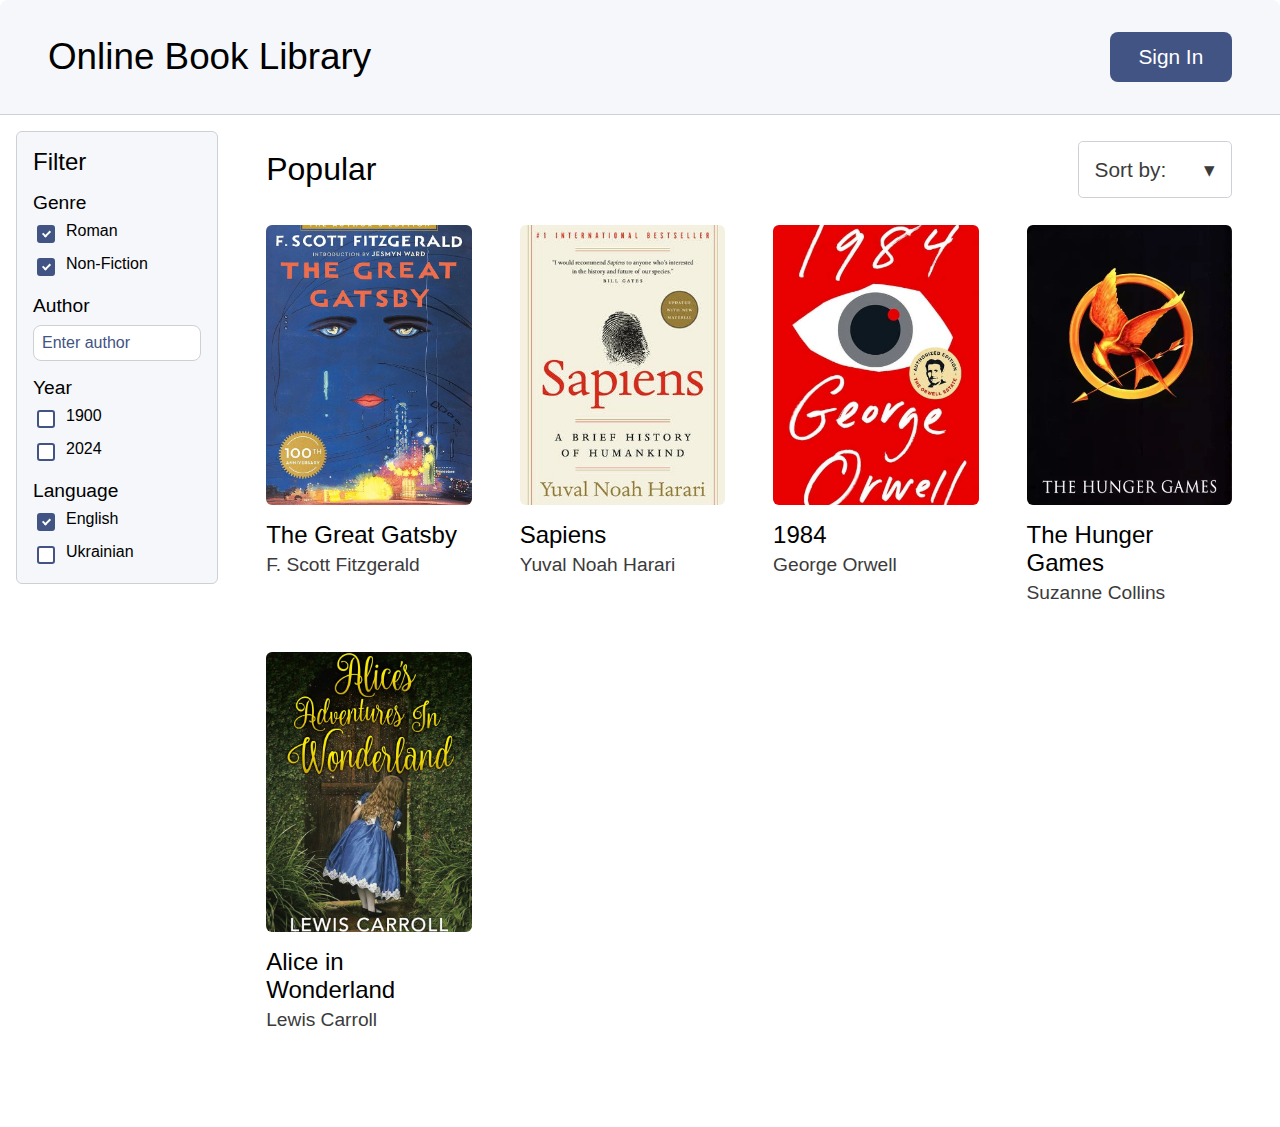
<file: practice4/index.html>
<!DOCTYPE html>
<html lang="en">
<head>
    <meta charset="UTF-8">
    <meta name="viewport" content="width=device-width, initial-scale=1.0">
    <title>Online Library</title>
    <link rel="stylesheet" href="./style/style.css">
</head>
<body>
    <div class="container">
        <input type="checkbox" id="filter-toggle" hidden>

        <header class="site-header">
            <h1 class="site-title ">Online Library</h1>

            <div class="button-group">
                <button class="sing-in-btn large">Sign In</button>
                <label for="filter-toggle" class="filter-btn small normal">Filter</label>
                
                <div class="sort-dropdown small normal">
                    <input type="checkbox" id="sort-toggle" hidden>

                    <label for="sort-toggle" class="sort-btn">
                        <span class="small">Sort</span>
                        <span class="normal">Sort ▾</span>
                    </label>

                    <ul class="sort-menu">
                        <li><a href="#" data-sort="title-asc">Title A-Z</a></li>
                        <li><a href="#" data-sort="title-desc">Title Z-A</a></li>
                        <li><a href="#" data-sort="author-asc">Author A-Z</a></li>
                        <li><a href="#" data-sort="author-desc">Author Z-A</a></li>
                        <li><a href="#" data-sort="year-asc">Year ↑</a></li>
                        <li><a href="#" data-sort="year-desc">Year ↓</a></li>
                    </ul>
                </div>
            </div>
        </header>

        <main class="main-content">
            <aside>
                <form class="filters large">
                    <h3 class="filter-title">Filter</h3>

                    <div class="filter-group">
                        <h4 class="filter-subtitle">Genre</h4>
                        <label><input type="checkbox" name="genre" value="roman" checked> Roman</label><br>
                        <label><input type="checkbox" name="genre" value="non-fiction" checked> Non-Fiction</label>
                    </div>

                    <div class="filter-group">
                        <h4 class="filter-subtitle">Author</h4>
                        <input type="text" name="author" placeholder="Enter author">
                    </div>

                    <div class="filter-group">
                        <h4 class="filter-subtitle">Year</h4>
                        <label><input type="checkbox" name="year" value="1900"> 1900</label><br>
                        <label><input type="checkbox" name="year" value="2024"> 2024</label>
                    </div>

                    <div class="filter-group">
                        <h4 class="filter-subtitle">Language</h4>
                        <label><input type="checkbox" name="language" value="en" checked> English</label><br>
                        <label><input type="checkbox" name="language" value="ua"> Ukrainian</label>
                    </div>
                </form>
            </aside>

            <section class="main-block">
                <div class="main-block-header">
                    <h2 class="header-title">Featured Books</h2>
                    
                    <div class="sort-dropdown large">
                        <input type="checkbox" id="sort-toggle-1" hidden>

                        <label for="sort-toggle-1" class="sort-btn sort-btn-large">
                            <span class="sort-label-text">Sort by:</span>
                            <span class="sort-arrow">▾</span>
                        </label>

                        <ul class="sort-menu">
                            <li><a href="#" data-sort="title-asc">Title A-Z</a></li>
                            <li><a href="#" data-sort="title-desc">Title Z-A</a></li>
                            <li><a href="#" data-sort="author-asc">Author A-Z</a></li>
                            <li><a href="#" data-sort="author-desc">Author Z-A</a></li>
                            <li><a href="#" data-sort="year-asc">Year ↑</a></li>
                            <li><a href="#" data-sort="year-desc">Year ↓</a></li>
                        </ul>
                    </div>
                </div>
                
                <ul class="book-list">
                    <li class="book-entry">
                        <picture>
                            <source media="(max-width: 600px)" srcset="/practice4/img/small/TheGreatGatsbySmall.jpeg">
                            <source media="(min-width: 900px)" srcset="/practice4/img/large/TheGreatGatsbyLarge.jpeg">
                            <img loading="lazy" src="/practice4/img/normal/TheGreatGatsbyNormal.jpeg" alt="The Great Gatsby cover">
                        </picture>
                        <div class="book-info">
                            <h3 class="book-name">The Great Gatsby</h3>
                            <p class="book-author">F. Scott Fitzgerald</p>
                        </div>
                    </li>

                    <li class="book-entry">
                        <picture>
                            <source media="(max-width: 600px)" srcset="/practice4/img/small/SapiensSmall.jpeg">
                            <source media="(min-width: 900px)" srcset="/practice4/img/large/SapiensLarge.jpeg">
                            <img loading="lazy" src="/practice4/img/normal/SapiensNormal.jpeg" alt="Sapiens cover">
                        </picture>
                        <div class="book-info">
                            <h3 class="book-name">Sapiens</h3>
                            <p class="book-author">Yuval Noah Harari</p>
                        </div>
                    </li>

                    <li class="book-entry">
                        <picture>
                            <source media="(max-width: 600px)" srcset="/practice4/img/small/1984Small.webp">
                            <source media="(min-width: 900px)" srcset="/practice4/img/large/1984Large.jpeg">
                            <img loading="lazy" src="/practice4/img/normal/1984Normal.jpeg" alt="1984 cover">
                        </picture>
                        <div class="book-info">
                            <h3 class="book-name">1984</h3>
                            <p class="book-author">George Orwell</p>
                        </div>
                    </li>

                    <li class="book-entry">
                        <picture>
                            <source media="(max-width: 600px)" srcset="/practice4/img/small/TheHungerGamesSmall.webp">
                            <source media="(min-width: 900px)" srcset="/practice4/img/large/TheHungerGamesLarge.jpeg">
                            <img loading="lazy" src="/practice4/img/normal/TheHungerGamesNormal.jpeg" alt="The Hunger Games cover">
                        </picture>
                        <div class="book-info">
                            <h3 class="book-name">The Hunger Games</h3>
                            <p class="book-author">Suzanne Collins</p>
                        </div>
                    </li>

                    <li class="book-entry">
                        <picture>
                            <source media="(max-width: 500px)" srcset="/practice4/img/small/AliceSmall.jpeg">
                            <source media="(min-width: 900px)" srcset="/practice4/img/large/AliceLarge.webp">
                            <img loading="lazy" src="/practice4/img/normal/AliceSmall.webp" alt="Alice's Adventures in Wonderland cover">
                        </picture>
                        <div class="book-info">
                            <h3 class="book-name">Alice in Wonderland</h3>
                            <p class="book-author">Lewis Carroll</p>
                        </div>
                    </li>
                </ul>
            </section>
        </main>
    </div>
</body>
</html>
</file>
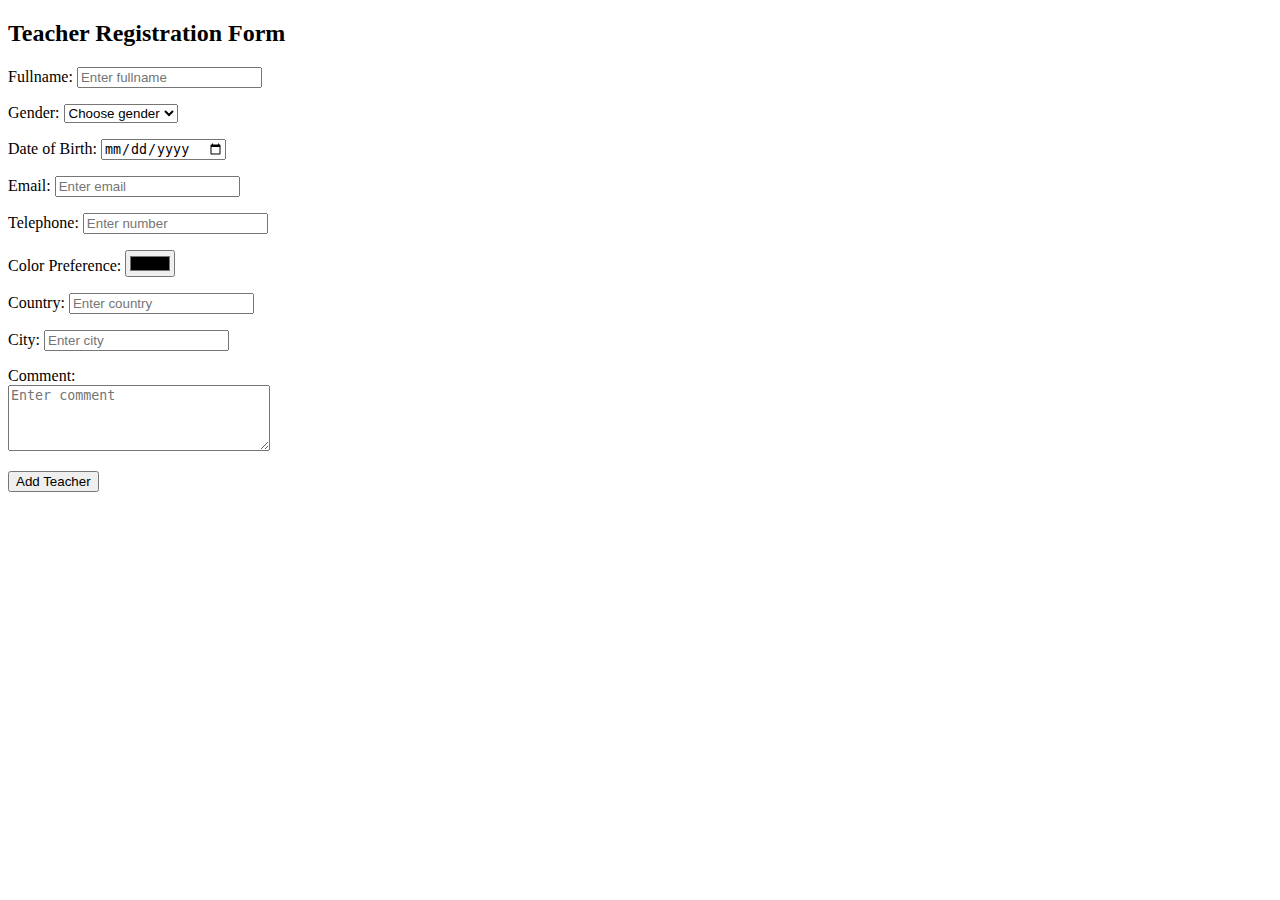
<file: practice1/task1.html>
<!-- Завдання 1. Створити html файл з формою для додавання викладача. 
     Форма повинна містити наступні поля: Повне ім’я, стать, дата народження, 
     email, телефон, бажаний колір фону, країна, місто, коментар. -->

<!DOCTYPE html>
<html lang="en-US">
    <head>
        <meta charset="UTF-8">
        <meta name="viewport" content="width=device-width, initial-scale = 1.0">
        <title>Teacher Registration Form</title>
    </head>
    <body>

        <h2>Teacher Registration Form</h2>

        <form action="task3.html" method="post">

            <p>
                <label for="fullname">Fullname: </label>
                <input type="text" id="fullname" name="fullname" placeholder="Enter fullname" required>
            </p>

            <p>
                <label>Gender: </label>
                <select id="gender" name="gender">
                    <option value="">Choose gender</option>
                    <option value="female">Female</option>
                    <option value="male">Male</option>
                    <option value="other">Other</option>
                </select>
            </p>

            <p>
                <label for="birthdate">Date of Birth: </label>
                <input type="date" id="birthdate" name="birthdate" required>
            </p>

            <p>
                <label for="email">Email: </label>
                <input type="email" id="email" name="email" placeholder="Enter email" required>
            </p>

            <p>
                <label for="number">Telephone: </label>
                <input type="tel" id="number" name="number" placeholder="Enter number">  
            </p>

            <p>
                <label for="bgcolor">Color Preference: </label>
                <input type="color" id="bgcolor" name="bgcolor">
            </p>
           
            <p>
                <label for="country">Country: </label>
                <input type="text" id="country" name="country" placeholder="Enter country">
            </p>

            <p>
                <label for="city">City: </label>
                <input type="text" id="city" name="city" placeholder="Enter city">
            </p>
            
            <p>
                <label for="comment">Comment: </label><br>
                <textarea id="comment" name="comment" rows="4" cols="30" placeholder="Enter comment"></textarea>
            </p>
        
            <button type="submit">Add Teacher</button>

         </form>
    </body>
</html>
</file>
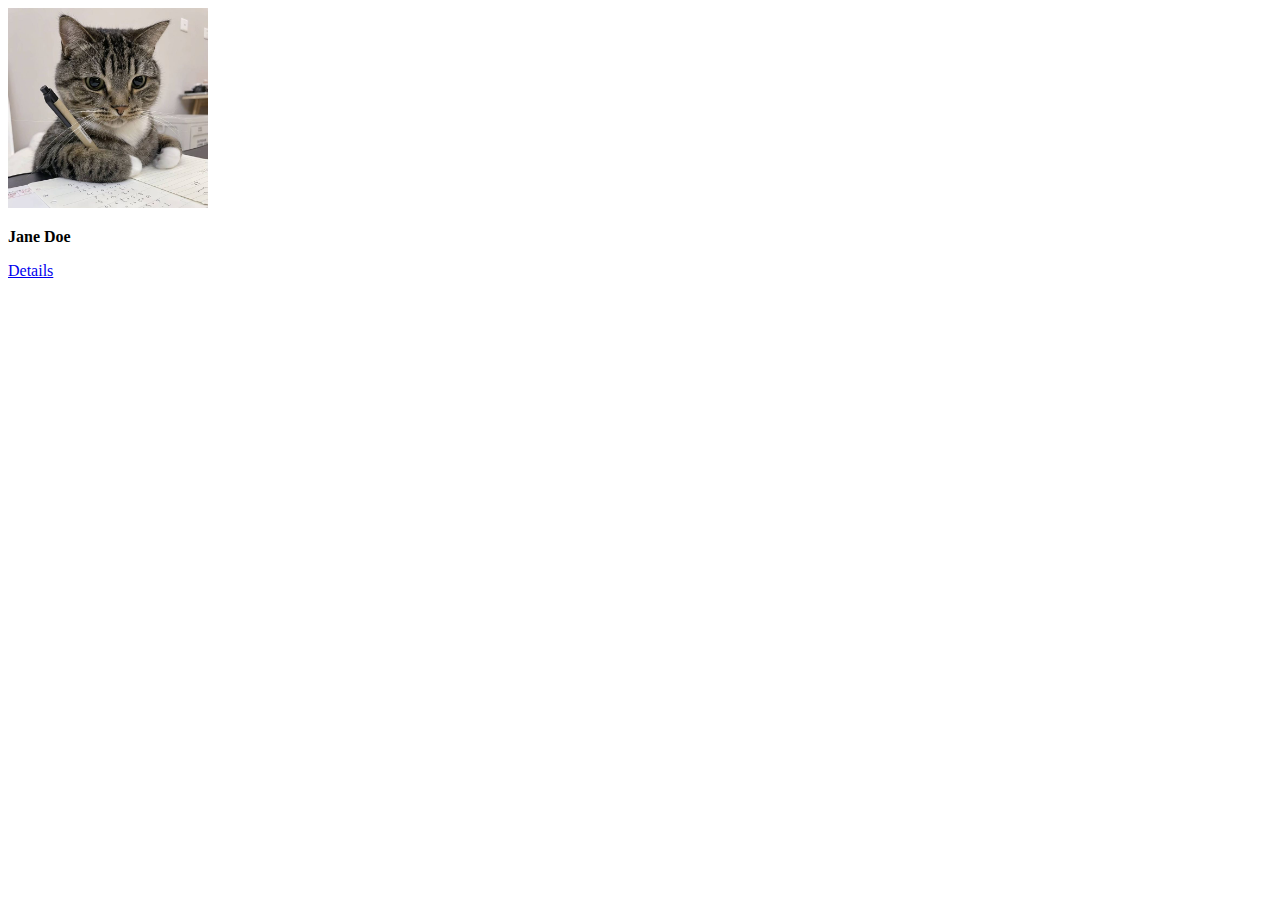
<file: practice1/task2.html>
<!-- Завдання 2. Створити html файл з компонентом «компактний варіант картки викладача». 
     Компонент повинен містити лише зображення та повне ім’я + "докладніше". -->

<!DOCTYPE html>
<html lang="en-US">
    <head>
        <meta charset="UTF-8">
        <meta name="viewport" content="width=device-width, initial-scale = 1.0">
        <title>Teachers card</title>
    </head>
    <body>

        <article>
            <img src="img/cat.jpg" alt="teachers photo" width="200" height="200">

            <p><strong>Jane Doe</strong></p>

            <p> <a href="task3.html">Details</a> </p>
        </article>

    </body>
</html>
</file>
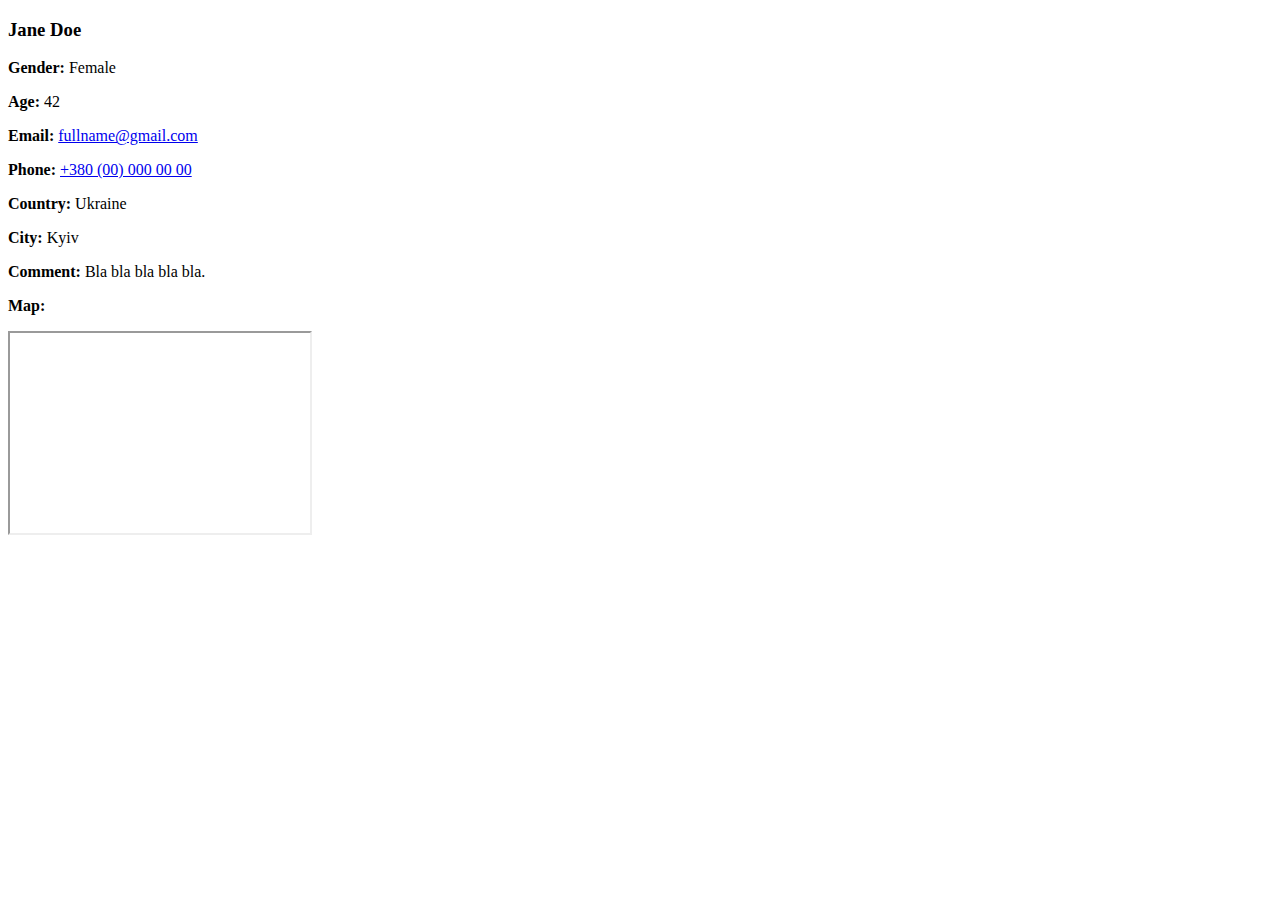
<file: practice1/task3.html>
<!-- Завдання 3. Створити html файл з компонентом «повна версія картки викладача» з полями: 
     Повне ім’я, стать, вік, email, телефон, країна, місто, коментар та карта. 
     Додати до компонента data-attribute з кольором фону. 
     Виконуючи завдання використовувати відповідні семантичні теги. -->

<!DOCTYPE html>
<html lang="en-US">
    <head>
        <meta charset="UTF-8">
        <title>Full version of the teacher's card</title>
    </head>
    <body> <!-- bgcolor="LightCoral" -->

        <article data-bgcolor="LightCoral">
            <header>
                <h3>Jane Doe</h3>
            </header>
           
            <section>
                <p><b>Gender:</b> Female</p>
                <p><b>Age:</b> 42</p>
            </section>

            <section>
                <p><b>Email:</b> <a href="mailto:fullname@gmail.com">fullname@gmail.com</a></p>
                <p><b>Phone:</b> <a href="tel:+380000000000">+380 (00) 000 00 00</a></p>
            </section>

            <section>
                <p><b>Country:</b> Ukraine</p>
                <p><b>City:</b> Kyiv</p>
            </section>
            
            <section>
                <p><b>Comment:</b> Bla bla bla bla bla.</p>
            </section>

            <section>
                <p><b>Map: </b></p>
                <iframe 
                    title="Map"
                    src="https://www.google.com/maps/embed?pb=!1m18!1m12!1m3!1d2539.3969449318573!2d30.5164453!3d50.4644774!2m3!1f0!2f0!3f0!3m2!1i1024!2i768!4f13.1!3m3!1m2!1s0x40d4ce3f8783f067%3A0x20e77fb079389395!2sNational%20University%20of%20Kyiv-Mohyla%20Academy!5e0!3m2!1sen!2sua!4v1716290000000" 
                    width="300"
                    height="200"
                    loading="lazy">
                </iframe>
            </section>

        </article>

    </body>
</html>
</file>
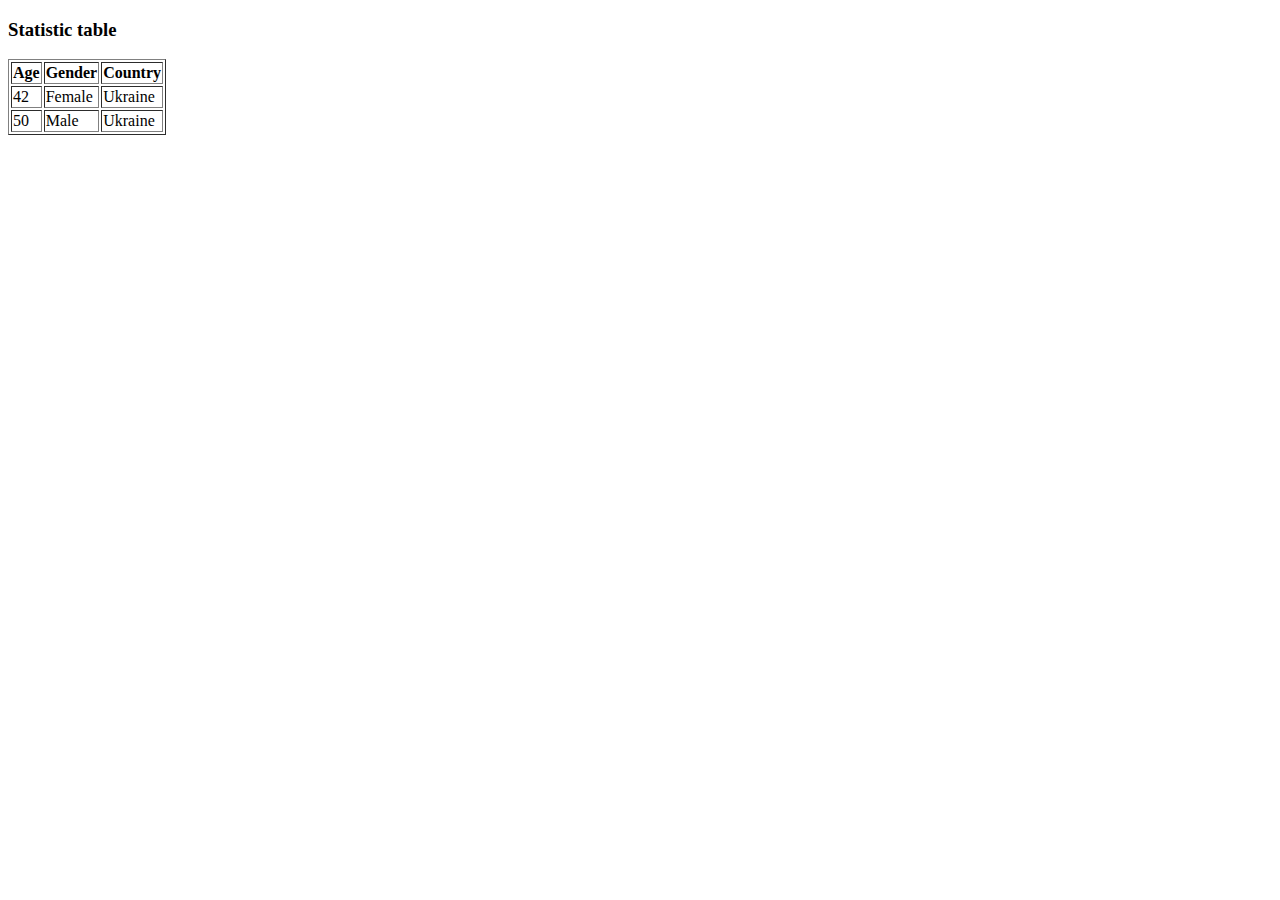
<file: practice1/task4.html>
<!-- Завдання 4. Створити html файл з таблицею статистики 
     по наступним полям: вік, стать, країна -->

<!DOCTYPE html>
<html lang="en-US">
    <head>
        <meta charset="UTF-8">
        <title>Statistic table</title>
    </head>
    <body>

        <h3>Statistic table</h3>

        <table border="1">
            <tr>
                <th>Age</th>
                <th>Gender</th>
                <th>Country</th>
            </tr>
            <tr>
                <td>42</td>
                <td>Female</td>
                <td>Ukraine</td>
            </tr>
            <tr>
                <td>50</td>
                <td>Male</td>
                <td>Ukraine</td>
            </tr>
        </table>

    </body>
</html>
</file>
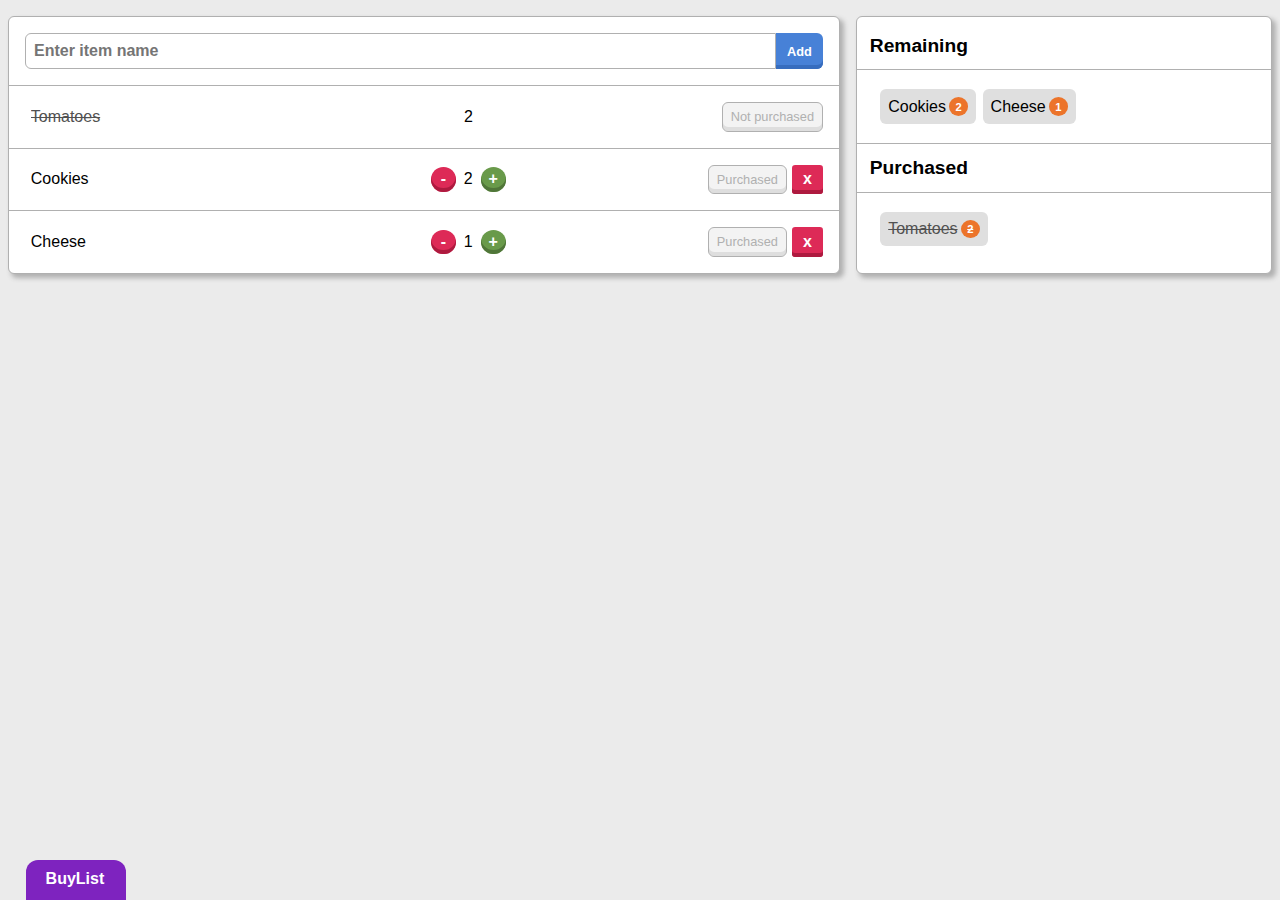
<file: practice2/buyList.html>
<!DOCTYPE html>
<html lang="en-US">
    <head>
        <meta charset="UTF-8">
        <meta name="viewport" content="width=device-width, initial-scale=1.0">
        <title>BuyList</title>
        <link rel="stylesheet" href="style.css" />
    </head>
    <body>
        <div class="scalable-container">
                <div class="shopping-cart">
                    <article class="left-block">
                        <section class="add-item">
                            <form action="#" method="get">
                                <label for="item-name" class="visually-hidden">Назва товару</label>
                                <input type="text" id="item-name" name="item-name" placeholder="Enter item name">
                                <button type="submit" class="tooltip-btn" data-tooltip="Add item">Add</button>
                            </form>
                        </section>
                        <section class="item-list">
                            <ul>
                                <li class="item no-quantity-change">
                                    <input class="item-name editable-item no-quantity-change bought" type="text" value="Tomatoes"/>
                                    <div class="item-content">
                                        <div class="counter">
                                            <button class="quantity-btn quantity-btn-minus tooltip-btn not-purchased" data-tooltip="Reduce quantity" aria-label="Reduce quantity">-</button>
                                            <span class="count-quantity">2</span>
                                            <button class="quantity-btn quantity-btn-plus tooltip-btn not-purchased" data-tooltip="Increase quantity" aria-label="Increase quantity">+</button>
                                        </div>
                                        <div class="item-purchase">
                                            <button class="toggle tooltip-btn" data-tooltip="Change purchase status" aria-pressed="false">Not purchased</button>
                                            <button class="not-purchased delete tooltip-btn" data-tooltip="Delete item" aria-label="Delete item">x</button>
                                        </div>
                                    </div>
                                </li>

                                <li class="item">
                                    <input class="item-name editable-item" type="text" value="Cookies"/>
                                    <div class="item-content">
                                        <div class="counter">
                                            <button class="quantity-btn quantity-btn-minus tooltip-btn" data-tooltip="Reduce quantity" aria-label="Reduce quantity">-</button>
                                            <span class="count-quantity">2</span>
                                            <button class="quantity-btn quantity-btn-plus tooltip-btn" data-tooltip="Increase quantity" aria-label="Increase quantity">+</button>
                                        </div>
                                        <div class="item-purchase">
                                            <button class="toggle tooltip-btn" data-tooltip="Change purchase status" aria-pressed="true">Purchased</button>
                                            <button class="delete tooltip-btn" data-tooltip="Delete item" aria-label="Delete item">x</button>
                                        </div>
                                    </div>
                                </li>

                                <li class="item">
                                    <input class="item-name editable-item" type="text" value="Cheese"/>
                                    <div class="item-content">
                                        <div class="counter">
                                            <button class="quantity-btn quantity-btn-minus tooltip-btn" data-tooltip="Reduce quantity" aria-label="Reduce quantity">-</button>
                                            <span class="count-quantity">1</span>
                                            <button class="quantity-btn quantity-btn-plus tooltip-btn" data-tooltip="Increase quantity" aria-label="Increase quantity">+</button>
                                        </div>
                                        <div class="item-purchase">
                                            <button class="toggle tooltip-btn" data-tooltip="Change purchase status" aria-pressed="true">Purchased</button>
                                            <button class="delete tooltip-btn" data-tooltip="Delete item" aria-label="Delete item">x</button>
                                        </div>
                                    </div>
                                </li>
                            </ul>
                        </section>
                    </article>
                    <article class="right-block">
                        <section class="remaining">
                            <h2>Remaining</h2>
                            <ul>
                                <li class="item-count">Cookies <span class="count-number">2</span></li>
                                <li class="item-count">Cheese <span class="count-number">1</span></li>
                            </ul>
                        </section>
                        <section class="purchased">
                            <h2>Purchased</h2>
                            <ul><li class="item-count bought">Tomatoes <span class="count-number">2</span></li></ul>
                        </section>
                    </article>
                </div>
            </div>
            <footer class="badge">
                <h1>BuyList</h1>
                <span class="author">Karpenko Viktoria</span>
            </footer>
    </body>
</html>
</file>
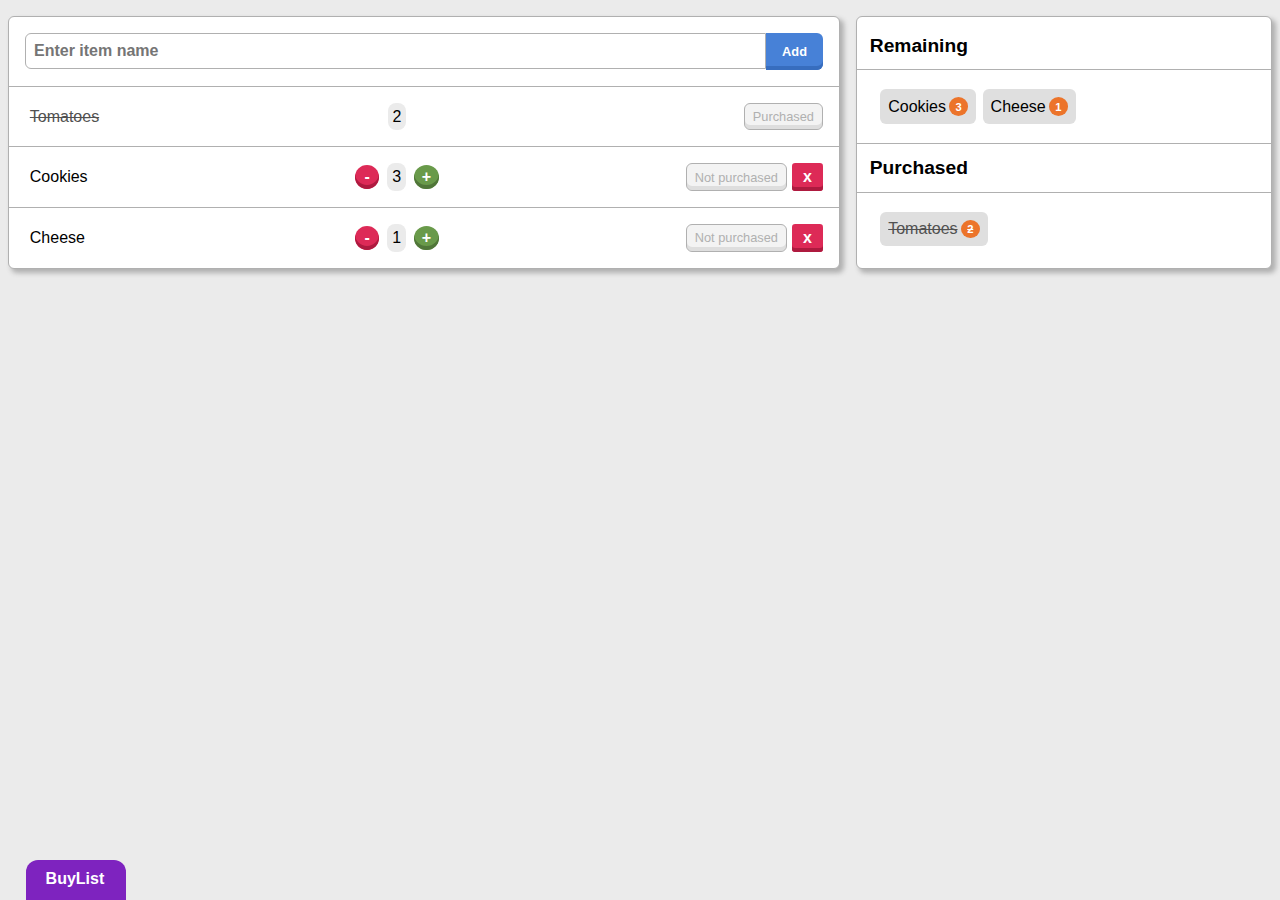
<file: practice3/buyList.html>
<!DOCTYPE html>
<html lang="en-US">
    <head>
        <meta charset="UTF-8">
        <meta name="viewport" content="width=device-width, initial-scale=1.0">
        <title>BuyList</title>
        <link rel="stylesheet" href="style.css" />
    </head>
    <body>
        <div class="scalable-container">
                <div class="shopping-cart">
                    <article class="left-block">
                        <section class="add-item">
                            <form id="add-item-form">
                                <label for="item-name" class="visually-hidden">Назва товару</label>
                                <input type="text" id="item-name" name="item-name" placeholder="Enter item name">
                                <button type="submit" class="tooltip-btn" data-tooltip="Add item">Add</button>
                            </form>
                        </section>
                        <section class="item-list"><ul></ul></section>
                    </article>
                    <article class="right-block">
                        <section class="remaining">
                            <h2>Remaining</h2>
                            <ul></ul>
                        </section>
                        <section class="purchased">
                            <h2>Purchased</h2>
                            <ul></ul>
                        </section>
                    </article>
                </div>
            </div>
            <footer class="badge">
                <h1>BuyList</h1>
                <span class="author">Karpenko Viktoria</span>
            </footer>
        <script src="script.js"></script>
    </body>
</html>
</file>
<file: practice4/style/style.css>
/* ====== const ======================================== */
:root {
    --main-font-style: -apple-system, "Segoe UI", Arial, sans-serif;
    --main-font-size: 0.5rem;
    --main-background-color: #f4f0ed;
    --main-shadow-color: #c5bdbd9f;

    --content-background-color: #ffffff;
    --content-block-color: #f5f7fa;
    --content-color-border: #cdd1d6;

    --sign-in-btn-color: #425483;
    --sign-in-hover-btn-color: rgb(95, 116, 165);
    --sign-in-btn-text-color: white;

    --gray-text-color: #3b3b3b;
    --main-text-color: #000000;
}

* {
    box-sizing: border-box;
}

.large, .normal {
    display: none;
}

.small {
    display: inline;
}

body {
    background-color: var(--main-background-color);
    font-family: var(--main-font-style);
    font-size: var(--main-font-size);
    min-width: 100px;
    margin: 0;
}

/* ====== content ======================================== */
.container {
    background-color: var(--content-background-color);
    min-width: 350px;
}

.main-content {
    display: flex;
}

/* ====== header ======================================== */
.site-header {
    display: flex;
    justify-content: space-between;
    align-items: center;
    background-color: inherit;
    border-bottom: 1px solid var(--content-color-border);
    padding: 1.2rem ;
}

.site-title {
    font-size: 1.5rem;
    font-weight: normal;
    margin: 0;
}

.button-group {
    display: flex;
    align-items: center;
    gap: 0.5rem; 
}

.filter-btn, .sort-btn {
    background-color: var(--content-background-color);
    border: 1px solid var(--content-color-border);
    border-radius: 0.3rem;
    font-size: 1rem;
    padding: 0.5rem 1rem;
}

.filter-btn:hover, .sort-btn:hover {
    background-color: var(--content-block-color); 
    cursor: pointer;
    transition: background-color 0.2s ease;
}

.sort-btn {
    padding: 0.5rem 1.2rem;
}

/* ====== sort menu ======================================== */
.sort-dropdown {
    position: relative;
}

.sort-menu {
    position: absolute;
    top: 130%;
    background: var(--content-background-color);
    border: 1px solid var(--content-color-border);
    box-shadow: 0 2px 4px var(--main-shadow-color);
    display: none;
    list-style: none;
    margin: 0;
    padding: 0;
    border-radius: 4px;
    z-index: 1000;
}

.sort-menu li a {
    display: block;
    padding: 0.3rem;
    font-size: 0.7rem;
    color: var(--main-text-color);
    text-decoration: none;
}

.sort-menu li a:hover {
    background: var(--content-block-color);
}

input[type="checkbox"]:checked + label + .sort-menu {
    display: block;
}

/* ====== sign in ======================================== */
.sing-in-btn {
    background-color: var(--sign-in-btn-color);
    border: none;
    color: var(--sign-in-btn-text-color);
    border-radius: 0.5rem;
    font-size: 1.3rem;
    padding: 0.8rem 1.8rem;
}

.sing-in-btn:hover {
    background-color: var(--sign-in-hover-btn-color);
    cursor: pointer;
    transition: background-color 0.2s ease;
}

.sing-in-btn:active {
    transform: scale(0.98);
}

/* ====== main block ======================================== */
.main-block {
    padding: 0.5rem 1.2rem;
    width: 100%;
    margin-bottom: 3rem;
}

.main-block-header {
    display: flex;
    justify-content: space-between;
    align-items: center;
    padding: 1rem 0 1.3rem 0;
}

.header-title {
    font-size: 1.4rem;
    font-weight: normal;
    margin: 0;
}

/* ====== books list ======================================== */
.book-list {
    list-style: none;
    padding: 0;
    margin: 0;
    display: flex;
    flex-direction: column;
    gap: 1rem;
}

.book-entry {
    display: flex;
    width: 100%;
    max-width: 700px;
    height: auto;
    gap: 1rem;
}

.book-entry img {
    width: 30vw;
    max-width: 160px;
    min-width: 100px;
    height: 45vw;
    object-fit: cover;
    border-radius: 6px;
    transition: width 0.3s ease;
}

.book-info {
    display: flex;
    flex-direction: column;
    padding: 0.8rem 0;
}

.book-name {
    font-size: 1.2rem;
    font-weight: normal;
    margin: 0.5rem 0;
}

.book-author {
    font-size: 1rem;
    color: var(--gray-text-color);
    margin: 0;
}

/* ====== filter block ======================================== */
.filters {
    margin: 1rem;
    padding: 1rem;
    background-color: var(--content-block-color); 
    border: 1px solid var(--content-color-border);
    border-radius: 6px;
    min-width: 200px;
    font-style: var(--main-font-style);
    transition: all 0.3s ease;
}

.filter-title {
    font-size: 1.5rem;
    font-weight: normal;
    margin: 0;
}

.filter-subtitle {
    font-size: 1.2rem;
    font-weight: normal;
    margin: 1rem 0 0.5rem 0;
}

.filters label {
    display: flex;
    gap: 0.5rem;
    font-size: 1rem;
    cursor: pointer;
}

.filters input[type="checkbox"] {
    appearance: none;
    width: 18px;
    height: 18px;
    border: 2px solid var(--sign-in-btn-color);
    border-radius: 3px;
    background-color: var(--content-background-color);
    position: relative;
    cursor: pointer;
}

.filters input[type="checkbox"]:checked {
    background-color: var(--sign-in-btn-color);
}

.filters input[type="checkbox"]:checked::after {
    content: "";
    position: absolute;
    top: 2px;
    left: 5px;
    width: 3px;
    height: 6px;
    border: solid white;
    border-width: 0 2px 2px 0;
    transform: rotate(45deg);
}

.filters input[type="text"] {
    width: 100%;
    padding: 0.5rem;
    font-size: 1rem;
    border: 1px solid var(--content-color-border);
    border-radius: 8px;
    transition: border 0.2s ease;
}

.filters input[type="text"]:focus {
    outline: none; 
    border: 1px solid var(--sign-in-btn-color);
}

.filters input[type="text"]::placeholder {
    color: var(--sign-in-btn-color); 
}

#filter-toggle:checked ~ main aside .filters {
    display: block;
}

/* ====== media ===== */
@media (max-width: 900px) {
    .filters {
        position: absolute;
        top: 5rem;
        right: 10px;
        box-shadow: 0 2px 4px var(--main-shadow-color);
        z-index: 900;
    }
}
    
@media (min-width: 600px) {
    .small, .large {
        display: none;
    }
    .normal {
        display: inline;
    }

    .container {
        box-shadow: 0 0 0.5rem var(--main-shadow-color);
        border-radius: 0.5rem;
        padding: 0 1.2rem;
        margin: 1rem;
    }

    .site-header {
        border-radius: 0.5rem 0.5rem 0 0;
        padding: 1.5rem 0.5rem;
    }

    .site-title {
        text-transform: uppercase;
    }

    .button-group {
        gap: 0.5rem;
    }

    .filter-btn, .sort-btn {
        border: none;
        font-size: 1.3rem;
        padding: 0.5rem 1rem;
        color: var(--gray-text-color);
    }

    .sort-menu {
        min-width: 6.5rem;
        left: -1rem;
    }

    .sort-menu li a {
        font-size: 1rem;
        padding: 0.5rem;
    }

/* ====================== */
    .main-block {
       padding: 0 0.5rem; 
    }

    .main-block-header {
        padding: 2.3rem 0;
    }

    .header-title {
        font-size: 2.5rem;
        text-transform: capitalize;
        color: transparent; 
    }

    .header-title::before {
        content: "Featured";
        color: var(--main-text-color); 
    }

    .book-list {
        display: grid;
        grid-template-columns: repeat(auto-fill, minmax(200px, 1fr));
        gap: 1.5rem 1rem;
    }

    .book-entry {
        flex-direction: column;
        width: 100%;
        min-width: 200px;
        max-width: 260px;
        height: auto;
    }
     
    .book-entry img {
        width: 100%;
        min-width: 200px;
        max-width: 260px;
        height: 100%;
        max-height: 280px;
        display: block;
    }

    .book-info { 
        padding: 0;
    }

    .book-name {
        font-size: 1.3rem;
        margin: 0 0 0.3rem 0;
    }

    .book-author {
        font-size: 1rem;
    }
}

@media (min-width: 900px) {
    .small, .normal {
        display: none;
    }
    .large {
        display: block;
    }

    .container {
        margin: 0;
        border-radius: 0;
        padding: 0;
    }

    .site-header {
        background-color: var(--content-block-color);
        padding: 2rem 3rem;
    }

    .site-title {
        font-size: 2.3rem;
        text-transform: capitalize;
        color: transparent; 
    }

    .site-title::before {
        content: "Online Book Library";
        color: var(--main-text-color); 
    }

    .header-title {
        font-size: 2rem;
        color: transparent; 
    }

    .header-title::before {
        content: "Popular";
        color: var(--main-text-color); 
    }

    .sort-btn {
        border: 1px solid var(--content-color-border);
        font-size: 1.3rem;
        padding: 1rem;
    }

    .sort-arrow {
        margin-left: 2rem;
    }

    .sort-menu {
        min-width: 10rem;
        left: -0.1rem;
    }

    .sort-menu li a {
        font-size: 1.2rem;
        padding: 0.5rem;
    }

    .main-block {
        padding: 0rem 3rem 3rem 2rem;
    }

    .book-list {
        grid-template-columns: repeat(auto-fill, minmax(170px, 1fr));
        gap: 3rem;
    }

    .book-entry {
        max-width: 240px;
    }

    .book-name {
        font-size: 1.5rem;
    }

    .book-author {
        font-size: 1.2rem;
    }
}
</file>
<file: practice2/style.css>
/* CONST ================================== */
:root {
    --font-size-base: 16px;

    --main-background-color: #ebebeb;
    --main-border-color: #b0b0b0;

    --block-background-color: #ffffff;
    --button-text-color: #ffffff;

    --white-button-color: #f3f3f3f6;
    --white-button-shadow: #dedede;

    --input-focus-color: #3b7ddd;

    --add-button-color: #4781d7;
    --add-button-shadow-color: #376dbe;

    --red-button-color: #dd2a57;
    --red-button-shadow-color: #ae1a3f;

    --green-button-color: #699a4a;
    --green-button-shadow-color: #507639;

    --gray-background-color: #dfdfdf;
    --gray-text-color: #515151;

    --orange-background-color: #ec742a;
    --badge-main-color: #7e23bf;
    --badge-background-color: #d0226a;

    --layout-color: gray;
}


/* BODY ================================== */
*, *::before, *::after {
    box-sizing: border-box;
}

body {
    font-family: Arial, sans-serif;
    background-color: var(--main-background-color);
    font-size: var(--font-size-base);
}

.scalable-container {
    transition: transform 0.5s ease-in-out;
}

.shopping-cart {
    display: grid;
    grid-template-columns: 2fr 1fr;
    gap: 1rem;
    margin: 1rem 0;
}

.left-block, .right-block{
    background-color: var(--block-background-color);
    border: 1px solid var(--main-border-color);
    border-radius: 6px;
    box-shadow: 0.2rem 0.2rem 0.3rem var(--main-border-color);
}


/* GENERAL ================================== */
/* GENERAL BUTTON --------------------------- */
button {
    padding: 0.3rem 0.7rem;
    border: none;
    border-radius: 0.2rem;
    font-size: 0.8rem;
    font-weight: bold;
    cursor: pointer;
    background-color: var(--layout-color);
    color: var(--button-text-color);
    transition: background-color 0.2s ease, transform 0.1s ease;
}

button:active {
    transform: scale(0.97);
}


/* LEFT ================================== */
/* LEFT ADD ITEM ------------------------- */
.add-item form {
    display: grid;
    grid-template-columns: 1fr auto;
    padding: 1rem;
    border-bottom: 1px solid var(--main-border-color);
}

.add-item input {
    padding: 0.5rem;
    font-size: var(--font-size-base);
    font-weight: bold;
    border: 1px solid var(--main-border-color);
    border-radius: 6px 0 0 6px;
    outline: none;
    min-width: 0; 
    transition: border-color 0.3s ease, box-shadow 0.3s ease;
}

.add-item input:focus {
    border-color: var(--input-focus-color);
    box-shadow: 0 0 2px var(--input-focus-color);
}

.add-item button {
    padding: 0.5rem 0.7rem;
    border-radius: 0 6px 6px 0;
    background-color: var(--add-button-color);
    box-shadow: inset 0 -4px 0 var(--add-button-shadow-color);
}

.add-item button:hover, .add-item button:focus {
    background-color: var(--add-button-shadow-color);
}

/* LEFT ITEM ------------------------- */
.item-list ul {
    list-style: none;
    padding: 0;
    margin: 0;
}

li.item {
    display: flex;
    flex-wrap: wrap;
    padding: 1rem;
    border-bottom: 1px solid var(--main-border-color);
}

li.item:last-of-type  {
    border-bottom: none;
}

/* LEFT ITEM NAME------------------------- */
.item-name {
    flex: 1 1 0%;
    max-width: 70px;
    font-size: var(--font-size-base);
}

input.editable-item {
    border: 1px solid transparent;
    padding: 0.3rem;
    max-width: 100%;
    width: 100%;
    outline: none;
    cursor: text;
    transition: border-color 0.3s ease, box-shadow 0.3s ease;
}

input.editable-item:focus {
    border: 1px solid var(--input-focus-color);
    box-shadow: 0 0 2px var(--input-focus-color);
}

.item-content {
    display: flex;
    flex: 2 1 200px;
    flex-wrap: wrap;
}

/* LEFT ITEM COUNTER ------------------------- */
.counter {
    display: flex;
    flex: 1 1 70px;
    align-items: center;
    justify-content: center;
    gap: 0.5rem;
}

.quantity-btn {
    border-radius: 50%;
    font-size: 1rem;
    font-family: inherit;
    transition: background-color 0.3s ease;
    cursor: pointer;
}

.quantity-btn-minus {
    padding: 0.2rem 0.6rem;
    background-color: var(--red-button-color);
    box-shadow: inset 0 -4px 0 var(--red-button-shadow-color);
}

.quantity-btn-minus:hover {
    background-color: var(--red-button-shadow-color);
}

.quantity-btn-plus {
    padding: 0.2rem 0.5rem;
    background-color: var(--green-button-color);
    box-shadow: inset 0 -4px 0 var(--green-button-shadow-color);
}

.quantity-btn-plus:hover {
    background-color: var(--green-button-shadow-color);
}

/* LEFT ITEM PURCHASE ------------------------- */
.item-purchase {
    display: flex;
    flex: 0 0 118px;
    justify-content: flex-end;
    gap: 0.3rem;
}

.toggle {
    padding: 0.3rem 0.5rem;
    border-radius: 6px;
    border: 1px solid var(--main-border-color);
    background-color: var(--white-button-color);
    color: var(--main-border-color);
    box-shadow: inset 0 -4px 0 var(--white-button-shadow);
    cursor: pointer;
    font-weight: normal;
    transition: background-color 0.3s ease, box-shadow 0.3s ease, color 0.3s ease;
}

.toggle:hover {
    background-color: var(--main-border-color);
    box-shadow: inset 0 -4px 0 var(--main-border-color);
    color: var(--button-text-color);
}

.delete {
    background-color: var(--red-button-color);
    color: var(--button-text-color);
    box-shadow: inset 0 -4px 0 var(--red-button-shadow-color);
    font-weight: bold;
    font-size: 1rem;
    transition: background-color 0.3s ease;
}

.delete:hover {
    background-color: var(--red-button-shadow-color);
}


/* RIGHT ================================== */
/* RIGHT HEADINGS ------------------------- */
.right-block h2 {
    padding: 0.8rem;
    font-size: calc(var(--font-size-base) * 1.2);
    border-top: 1px solid var(--main-border-color);
    border-bottom: 1px solid var(--main-border-color);
}

.right-block section:first-of-type h2 {
    border-top: none;
    padding-top: 0.1rem;
}

.right-block {
    padding-bottom: 1rem;
}

/* RIGHT REMAINING ------------------------- */
.right-block ul {
    margin: 0;
    padding: 0 20px;
    display: flex;
    flex-wrap: wrap;
}

.right-block .item-count {
    display: flex;
    font-size: var(--font-size-base);
    align-items: center;
    padding: 0.5rem;
    gap: 0.2rem;
    background-color: var(--gray-background-color);
    border-radius: 6px;
    margin: 0.2rem;
}

.right-block .count-number {
    position: relative;
    background-color: var(--orange-background-color);
    color: var(--button-text-color);
    padding: 0.2rem 0.4rem;
    border-radius: 50%;
    font-size: 0.7rem;
    font-weight: bold;
}

/* RIGHT + LEFT PURCHASED ------------------------- */
.bought {
    color: var(--gray-text-color);
    text-decoration: line-through;
}

.bought .count-number {
    color: var(--button-text-color);
    text-decoration: line-through;
}


/* HODDEN ================================== */
.visually-hidden, .not-purchased {
    position: absolute !important;
    width: 1px !important;
    height: 1px !important;
    padding: 0 !important;
    margin: -1px !important;
    overflow: hidden !important;
    clip: rect(0, 0, 0, 0) !important;
    white-space: nowrap !important;
    border: 0 !important;
}


/* BADGE ================================== */
.badge {
    position: fixed;
    left: 2vw;
    bottom: 0;
    background-color: var(--badge-main-color);
    color: var(--button-text-color);
    padding: 10px 20px;
    border-radius: 12px 12px 0 0; 
    font-weight: bold;
    font-size: 8px;
    cursor: pointer;
    height: 2.5rem;
    max-width: 6.25rem;
    transition: max-width 0.4s ease, height 0.4s ease, background-color 0.4s ease;
}

.badge h1 {
    margin: 0;
}

.badge .author {
    opacity: 0;
    visibility: hidden;
    font-size: 0.6rem;
    transition: opacity 0.4s ease, visibility 0.4s ease;
}

.badge .author::before {
    content: "Created by:";
    display: block;
    font-weight: normal;
    margin-top: 8.2px;
}

.badge:hover {
    height: 75px;
    max-width: 8rem;
    background-color: var(--badge-background-color); 
}

.badge:hover .author {
    opacity: 1;
    visibility: visible;
}


/* PRINT ================================== */
@media print {
    .badge {
        background-color: white !important;
        border: 1px solid var(--badge-main-color) !important;
        color: var(--badge-main-color) !important;
        height: auto !important;
        padding: 10px !important;
        position: static !important;
        page-break-inside: avoid;
    }

    .badge h1 {
        display: none;
    }

    .badge .author {
        display: block !important;
        opacity: 1 !important;
        visibility: visible !important;
        font-weight: bold !important;
        font-size: 14px !important;
    }
}


/* TOOLTIP ------------------------- */
.tooltip-btn {
    position: relative;
    cursor: pointer;
}

.tooltip-btn::after {
    content: attr(data-tooltip);
    position: absolute;
    bottom: 115%;
    left: 50%;
    transform: translateX(-50%) scale(0);
    background-color: var(--badge-main-color);
    color: var(--button-text-color);
    padding: 0.3rem 0.5rem;
    border-radius: 0.8rem;
    white-space: nowrap;
    transition: opacity 0.3s ease, transform 0.3s ease;
    font-size: 0.8rem;
    font-weight: normal;
    z-index: 1000;
    pointer-events: none;
}

.tooltip-btn:hover::after, .tooltip-btn:focus::after {
    transform: translateX(-50%) scale(1);
}


/* MEDIA ================================== */
@media (max-width: 500px) {
    .shopping-cart {
        grid-template-columns: 1fr;
    }
}

@media (max-width: 400px) {
    .scalable-container {
        transform: scale(0.95);
    }

    button {
        padding: 0.2rem 0.6rem;
        font-size: 0.8rem;
    }

    .add-item input {
        font-size: 0.8rem;
        padding: 0.6rem;
    }

    input.editable-item {
        font-size: 0.8rem;
        max-width: 4rem;
    }

    .right-block h2 {
        font-size: 1.2rem;
    }

    .right-block .item-count {
        font-size: 0.8rem;
    }

    .right-block .count-number {
        padding: 0.2rem 0.45rem;
    }

    .badge {
        padding: 8px 18px;
        border-radius: 10px 10px 0 0; 
        font-weight: bold;
        font-size: 6px;
        cursor: pointer;
        height: 2rem;
        max-width: 5rem;
    }
}
</file>
<file: practice3/style.css>
/* CONST ================================== */
:root {
    --font-size-base: 16px;

    --main-background-color: #ebebeb;
    --main-border-color: #b0b0b0;

    --block-background-color: #ffffff;
    --button-text-color: #ffffff;

    --white-button-color: #f3f3f3f6;
    --white-button-shadow: #dedede;

    --input-focus-color: #3b7ddd;

    --add-button-color: #4781d7;
    --add-button-shadow-color: #376dbe;

    --red-button-color: #dd2a57;
    --red-button-shadow-color: #ae1a3f;

    --green-button-color: #699a4a;
    --green-button-shadow-color: #507639;

    --gray-background-color: #dfdfdf;
    --gray-text-color: #515151;

    --orange-background-color: #ec742a;
    --badge-main-color: #7e23bf;
    --badge-background-color: #d0226a;

    --layout-color: gray;
}

/* BODY ================================== */
*, *::before, *::after {
    box-sizing: border-box;
}

body {
    font-family: Arial, sans-serif;
    background-color: var(--main-background-color);
    font-size: var(--font-size-base);
}

.scalable-container {
    transition: transform 0.5s ease-in-out;
}

.shopping-cart {
    display: grid;
    grid-template-columns: 2fr 1fr;
    gap: 1rem;
    margin: 1rem 0;
}

.left-block, .right-block{
    background-color: var(--block-background-color);
    border: 1px solid var(--main-border-color);
    border-radius: 6px;
    box-shadow: 0.2rem 0.2rem 0.3rem var(--main-border-color);
}

/* GENERAL ================================== */
/* GENERAL BUTTON --------------------------- */
button {
    padding: 0.3rem 0.7rem;
    border: none;
    border-radius: 0.2rem;
    font-size: 0.8rem;
    font-weight: bold;
    cursor: pointer;
    background-color: var(--layout-color);
    color: var(--button-text-color);
    transition: background-color 0.2s ease, transform 0.1s ease;
}

button:active {
    transform: scale(0.97);
}

/* LEFT ================================== */
/* LEFT ADD ITEM ------------------------- */
.add-item form {
    min-width: 310px;
    display: flex;
    padding: 1rem;
    border-bottom: 1px solid var(--main-border-color);
    align-items: center; 
}

.add-item input {
    flex: 1;
    min-width: 0;   
    padding: 0.5rem;
    font-size: var(--font-size-base);
    font-weight: bold;
    border: 1px solid var(--main-border-color);
    border-radius: 6px 0 0 6px;
    outline: none;
    min-width: 0; 
    transition: border-color 0.3s ease, box-shadow 0.3s ease;
}

.add-item input:focus {
    border-color: var(--input-focus-color);
    box-shadow: 0 0 2px var(--input-focus-color);
}

.add-item button {
    flex-shrink: 0;
    white-space: nowrap;
    padding: 0.68rem 1rem; 
    border-radius: 0 6px 6px 0;
    background-color: var(--add-button-color);
    box-shadow: inset 0 -4px 0 var(--add-button-shadow-color);
}

.add-item button:hover, .add-item button:focus {
    background-color: var(--add-button-shadow-color);
}

/* LEFT ITEM ------------------------- */
.item-list ul {
    list-style: none;
    padding: 0;
    margin: 0;
}

li.item {
    display: flex;
    flex-wrap: wrap;
    align-items: center;   
    padding: 1rem;
    border-bottom: 1px solid var(--main-border-color);
}

li.item:last-of-type  {
    border-bottom: none;
}

/* LEFT ITEM NAME------------------------- */
.item-name {
    flex: 1 1 auto;
    padding: 0 0.3rem;
    min-width: 70px;
    max-width: 90px;
    font-size: var(--font-size-base);
    overflow: hidden;
    text-overflow: ellipsis;
    white-space: nowrap;
}

input.editable-item {
    flex: 1 1 auto;
    min-width: 70px;
    max-width: 90px;
    width: 100%;
    font-size: var(--font-size-base);
    padding: 0.3rem;
    border: 1px solid transparent;
    outline: none;
    cursor: text;
    transition: border-color 0.3s ease, box-shadow 0.3s ease;
}

input.editable-item:focus {
    border: 1px solid var(--input-focus-color);
    box-shadow: 0 0 2px var(--input-focus-color);
}

.item-content {
    display: flex;
    flex: 2 1 200px;
    flex-wrap: wrap;
}

/* LEFT ITEM COUNTER ------------------------- */
.counter {
    display: flex;
    flex: 1 1 70px;
    align-items: center;
    justify-content: center;
    gap: 0.5rem;
}

.count-quantity {
    background-color: var(--main-background-color);
    border-radius: 0.5rem;
    padding: 0.3rem;
}

.quantity-btn {
    border-radius: 50%;
    font-size: 1rem;
    font-family: inherit;
    transition: background-color 0.3s ease;
    cursor: pointer;
}

.quantity-btn-minus {
    padding: 0.2rem 0.6rem;
    background-color: var(--red-button-color);
    box-shadow: inset 0 -4px 0 var(--red-button-shadow-color);
}

.quantity-btn-minus:hover {
    background-color: var(--red-button-shadow-color);
}

.quantity-btn-plus {
    padding: 0.2rem 0.5rem;
    background-color: var(--green-button-color);
    box-shadow: inset 0 -4px 0 var(--green-button-shadow-color);
}

.quantity-btn-plus:hover {
    background-color: var(--green-button-shadow-color);
}

/* LEFT ITEM PURCHASE ------------------------- */
.item-purchase {
    display: flex;
    min-width: 9rem;
    flex: 0 0 118px;
    justify-content: flex-end;
    gap: 0.3rem;
}

.toggle {
    padding: 0.3rem 0.5rem;
    border-radius: 6px;
    border: 1px solid var(--main-border-color);
    background-color: var(--white-button-color);
    color: var(--main-border-color);
    box-shadow: inset 0 -4px 0 var(--white-button-shadow);
    cursor: pointer;
    font-weight: normal;
    transition: background-color 0.3s ease, box-shadow 0.3s ease, color 0.3s ease;
}

.toggle:hover {
    background-color: var(--main-border-color);
    box-shadow: inset 0 -4px 0 var(--main-border-color);
    color: var(--button-text-color);
}

.delete {
    background-color: var(--red-button-color);
    color: var(--button-text-color);
    box-shadow: inset 0 -4px 0 var(--red-button-shadow-color);
    font-weight: bold;
    font-size: 1rem;
    transition: background-color 0.3s ease;
}

.delete:hover {
    background-color: var(--red-button-shadow-color);
}

/* RIGHT ================================== */
/* RIGHT HEADINGS ------------------------- */
.right-block h2 {
    padding: 0.8rem;
    font-size: calc(var(--font-size-base) * 1.2);
    border-top: 1px solid var(--main-border-color);
    border-bottom: 1px solid var(--main-border-color);
}

.right-block section:first-of-type h2 {
    border-top: none;
    padding-top: 0.1rem;
}

.right-block {
    padding-bottom: 1rem;
}

/* RIGHT REMAINING ------------------------- */
.right-block ul {
    margin: 0;
    padding: 0 20px;
    display: flex;
    flex-wrap: wrap;
}

.right-block .item-count {
    display: flex;
    font-size: var(--font-size-base);
    align-items: center;
    padding: 0.5rem;
    gap: 0.2rem;
    background-color: var(--gray-background-color);
    border-radius: 6px;
    margin: 0.2rem;
}

.right-block .count-number {
    position: relative;
    background-color: var(--orange-background-color);
    color: var(--button-text-color);
    padding: 0.2rem 0.4rem;
    border-radius: 50%;
    font-size: 0.7rem;
    font-weight: bold;
}

/* RIGHT + LEFT PURCHASED ------------------------- */
.bought {
    color: var(--gray-text-color);
    text-decoration: line-through;
}

.bought .count-number {
    color: var(--button-text-color);
    text-decoration: line-through;
}

/* HODDEN ================================== */
.visually-hidden, .not-purchased {
    position: absolute !important;
    width: 1px !important;
    height: 1px !important;
    padding: 0 !important;
    margin: -1px !important;
    overflow: hidden !important;
    clip: rect(0, 0, 0, 0) !important;
    white-space: nowrap !important;
    border: 0 !important;
}

/* BADGE ================================== */
.badge {
    position: fixed;
    left: 2vw;
    bottom: 0;
    background-color: var(--badge-main-color);
    color: var(--button-text-color);
    padding: 10px 20px;
    border-radius: 12px 12px 0 0; 
    font-weight: bold;
    font-size: 8px;
    cursor: pointer;
    height: 2.5rem;
    max-width: 6.25rem;
    transition: max-width 0.4s ease, height 0.4s ease, background-color 0.4s ease;
}

.badge h1 {
    margin: 0;
}

.badge .author {
    opacity: 0;
    visibility: hidden;
    font-size: 0.6rem;
    transition: opacity 1.5s ease;
}

.badge .author::before {
    content: "Created by:";
    display: block;
    font-weight: normal;
    margin-top: 8.2px;
}

.badge:hover {
    height: 75px;
    max-width: 8rem;
    background-color: var(--badge-background-color); 
}

.badge:hover .author {
    opacity: 1;
    visibility: visible;
}

/* PRINT ================================== */
@media print {
    .badge {
        background-color: white !important;
        border: 1px solid var(--badge-main-color) !important;
        color: var(--badge-main-color) !important;
        height: auto !important;
        padding: 10px !important;
        position: static !important;
        page-break-inside: avoid;
    }

    .badge h1 {
        display: none;
    }

    .badge .author {
        display: block !important;
        opacity: 1 !important;
        visibility: visible !important;
        font-weight: bold !important;
        font-size: 14px !important;
    }
}

/* TOOLTIP ------------------------- */
.tooltip-btn {
    position: relative;
    cursor: pointer;
}

.tooltip-btn::after {
    content: attr(data-tooltip);
    position: absolute;
    bottom: 115%;
    left: 50%;
    transform: translateX(-50%) scale(0);
    background-color: var(--badge-main-color);
    color: var(--button-text-color);
    opacity: 0;
    padding: 0.3rem 0.5rem;
    border-radius: 0.8rem;
    white-space: nowrap;
    transition: opacity 0.3s ease, transform 0.3s ease;
    font-size: 0.8rem;
    font-weight: normal;
    z-index: 1000;
    pointer-events: none;
}

.tooltip-btn:hover::after, .tooltip-btn:focus::after {
    opacity: 1;
    transform: translateX(-50%) scale(1);
}

/* MEDIA ================================== */
@media (max-width: 500px) {
    .shopping-cart {
        grid-template-columns: 1fr;
    }
}

@media (max-width: 400px) {
    .scalable-container {
        transform: scale(0.95);
    }

    button {
        padding: 0.2rem 0.6rem;
        font-size: 0.8rem;
    }

    .add-item input {
        font-size: 0.8rem;
        padding: 0.6rem;
    }

    input.editable-item {
        font-size: 0.7rem;
        max-width: 4rem;
    }

    .right-block h2 {
        font-size: 1.2rem;
    }

    .right-block .item-count {
        font-size: 0.8rem;
    }

    .right-block .count-number {
        padding: 0.2rem 0.45rem;
    }

    .badge {
        padding: 8px 18px;
        border-radius: 10px 10px 0 0; 
        font-weight: bold;
        font-size: 6px;
        cursor: pointer;
        height: 2rem;
        max-width: 5rem;
    }
}
</file>
